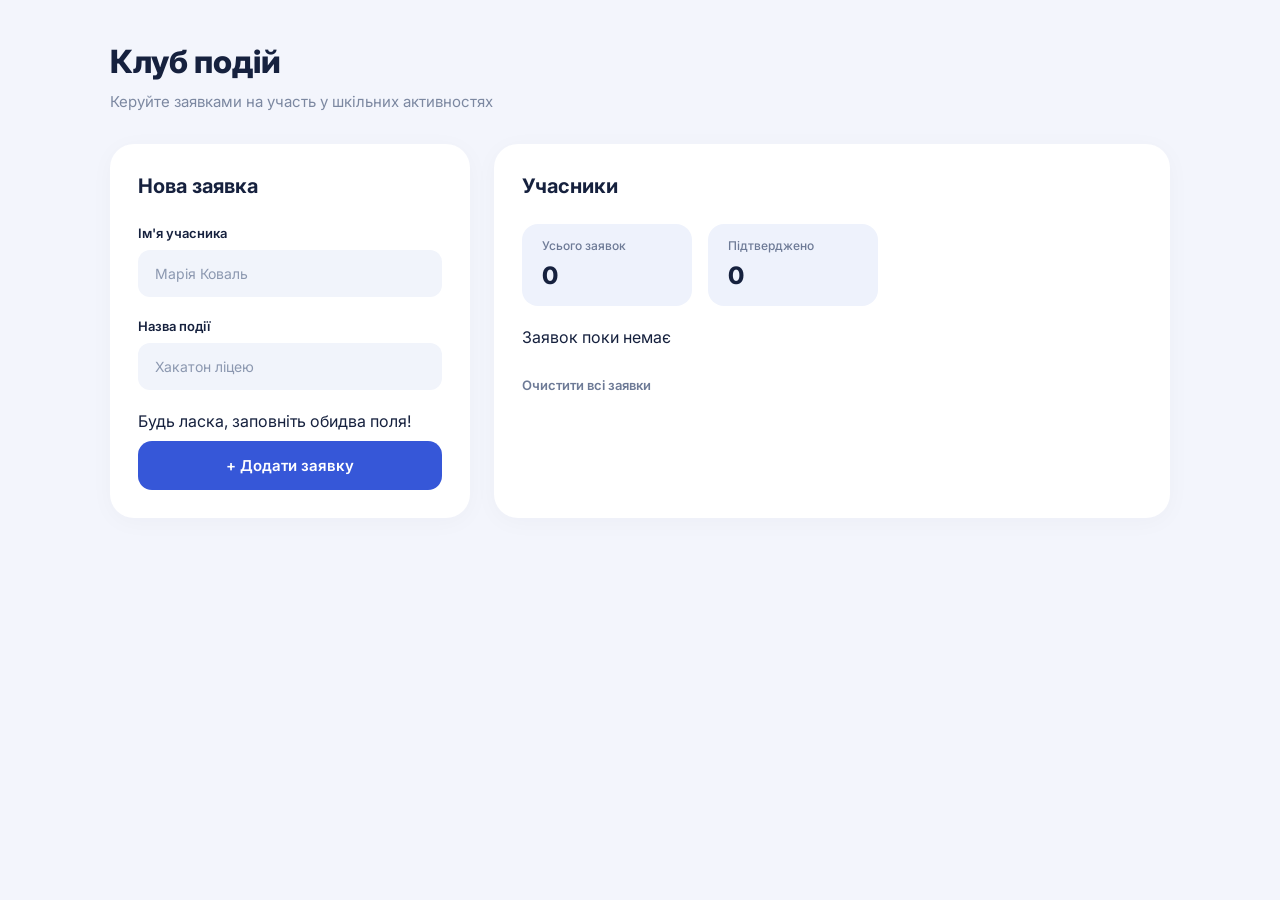
<file: para_13/index.html>
<!DOCTYPE html>
<html lang="uk">
<head>
  <meta charset="UTF-8">
  <meta name="viewport" content="width=device-width, initial-scale=1.0">
  <title>Клуб подій</title>
  <link rel="preconnect" href="https://fonts.googleapis.com">
  <link rel="preconnect" href="https://fonts.gstatic.com" crossorigin>
  <link href="https://fonts.googleapis.com/css2?family=Inter:wght@400;500;600;700;800&display=swap" rel="stylesheet">
  <link rel="stylesheet" href="style.css">
</head>
<body>
  <div class="container">
    <header class="page-header">
      <h1>Клуб подій</h1>
      <p>Керуйте заявками на участь у шкільних активностях</p>
    </header>
    <main class="main-grid">
      <section class="card form-card">
        <h2>Нова заявка</h2>
        <div id="application-form">
          <div class="form-group">
            <label for="participant-name">Ім'я учасника</label>
            <input type="text" id="participant-name" placeholder="Марія Коваль" autocomplete="off">
          </div>
          <div class="form-group">
            <label for="event-name">Назва події</label>
            <input type="text" id="event-name" placeholder="Хакатон ліцею" autocomplete="off">
          </div>
          <div id="error-message" class="error-text hidden">Будь ласка, заповніть обидва поля!</div>
          <button type="button" id="add-btn" class="btn-primary">+ Додати заявку</button>
        </div>
      </section>
      <section class="card participants-card">
        <h2>Учасники</h2>
        <div class="stats-row">
          <div class="stat-box">
            <span class="stat-label">Усього заявок</span>
            <span id="total-count" class="stat-value">0</span>
          </div>
          <div class="stat-box">
            <span class="stat-label">Підтверджено</span>
            <span id="confirmed-count" class="stat-value">0</span>
          </div>
        </div>
        <div class="participants-list" id="participants-list"></div>
        <div class="card-footer">
          <button type="button" id="clear-all-btn" class="btn-clear">Очистити всі заявки</button>
        </div>
      </section>
    </main>
  </div>
  <script src="script.js"></script>
</body>
</html>
</file>
<file: para_13/style.css>
* {
  box-sizing: border-box;
  margin: 0;
  padding: 0;
}

body {
  font-family: 'Inter', -apple-system, BlinkMacSystemFont, sans-serif;
  background-color: #f3f5fc;
  color: #16213e;
  padding: 40px 20px;
  line-height: 1.4;
}

.container {
  max-width: 1060px;
  margin: 0 auto;
}

.page-header {
  margin-bottom: 32px;
}

.page-header h1 {
  font-size: 32px;
  font-weight: 800;
  color: #16213e;
  margin-bottom: 6px;
}

.page-header p {
  font-size: 15px;
  color: #7c88a1;
}

.main-grid {
  display: grid;
  grid-template-columns: 360px 1fr;
  gap: 24px;
  align-items: stretch;
}

.card {
  background-color: #ffffff;
  border-radius: 24px;
  padding: 28px;
  box-shadow: 0 4px 24px rgba(22, 33, 62, 0.03);
}

.card h2 {
  font-size: 20px;
  font-weight: 700;
  color: #16213e;
  margin-bottom: 24px;
}

.form-group {
  margin-bottom: 20px;
}

.form-group label {
  display: block;
  font-size: 13px;
  font-weight: 600;
  color: #16213e;
  margin-bottom: 8px;
}

.form-group input {
  width: 100%;
  background-color: #f1f4fb;
  border: 1px solid transparent;
  border-radius: 12px;
  padding: 14px 16px;
  font-size: 14px;
  font-family: inherit;
  color: #16213e;
  outline: none;
}

.form-group input::placeholder {
  color: #8c98b0;
}

.form-group input:focus {
  background-color: #ffffff;
  border-color: #3657d8;
}

.btn-primary {
  width: 100%;
  background-color: #3657d8;
  color: #ffffff;
  border: none;
  border-radius: 14px;
  padding: 15px;
  font-size: 15px;
  font-weight: 600;
  font-family: inherit;
  cursor: pointer;
  margin-top: 8px;
  transition: background-color 0.2s;
}

.btn-primary:hover {
  background-color: #2946b8;
}

.stats-row {
  display: flex;
  gap: 16px;
  margin-bottom: 20px;
}

.stat-box {
  background-color: #eef2fc;
  border-radius: 16px;
  padding: 14px 20px;
  min-width: 170px;
}

.stat-label {
  display: block;
  font-size: 12px;
  font-weight: 500;
  color: #6d7a96;
  margin-bottom: 4px;
}

.stat-value {
  display: block;
  font-size: 24px;
  font-weight: 800;
  color: #16213e;
}

.participants-list {
  display: flex;
  flex-direction: column;
  gap: 12px;
}

.participant-item {
  border: 1px solid #e1e7f5;
  border-radius: 16px;
  padding: 16px 20px;
  display: flex;
  justify-content: space-between;
  align-items: center;
  gap: 16px;
}

.participant-info h3 {
  font-size: 16px;
  font-weight: 700;
  color: #16213e;
  margin-bottom: 4px;
}

.event-title {
  font-size: 13px;
  color: #7c88a1;
  margin-bottom: 10px;
}

.badge {
  display: inline-block;
  font-size: 12px;
  font-weight: 600;
  padding: 5px 12px;
  border-radius: 8px;
}

.badge-confirmed {
  background-color: #d6f5e3;
  color: #26734d;
  min-width: 140px;
}

.badge-pending {
  background-color: #fdf0d8;
  color: #a6711e;
  min-width: 80px;
}

.participant-actions {
  display: flex;
  gap: 8px;
}

.btn-action {
  border: none;
  border-radius: 10px;
  padding: 10px 14px;
  font-size: 13px;
  font-weight: 600;
  font-family: inherit;
  cursor: pointer;
  min-width: 104px;
  text-align: left;
  transition: opacity 0.2s;
}

.btn-action:hover {
  opacity: 0.85;
}

.btn-blue {
  background-color: #eaf0ff;
  color: #3a5bc7;
}

.btn-red {
  background-color: #fdeded;
  color: #b83b3b;
}

.card-footer {
  margin-top: 24px;
}

.btn-clear {
  background: none;
  border: none;
  color: #6d7a96;
  font-size: 13px;
  font-weight: 600;
  font-family: inherit;
  cursor: pointer;
  padding: 0;
}

.btn-clear:hover {
  color: #16213e;
  text-decoration: underline;
}
</file>
